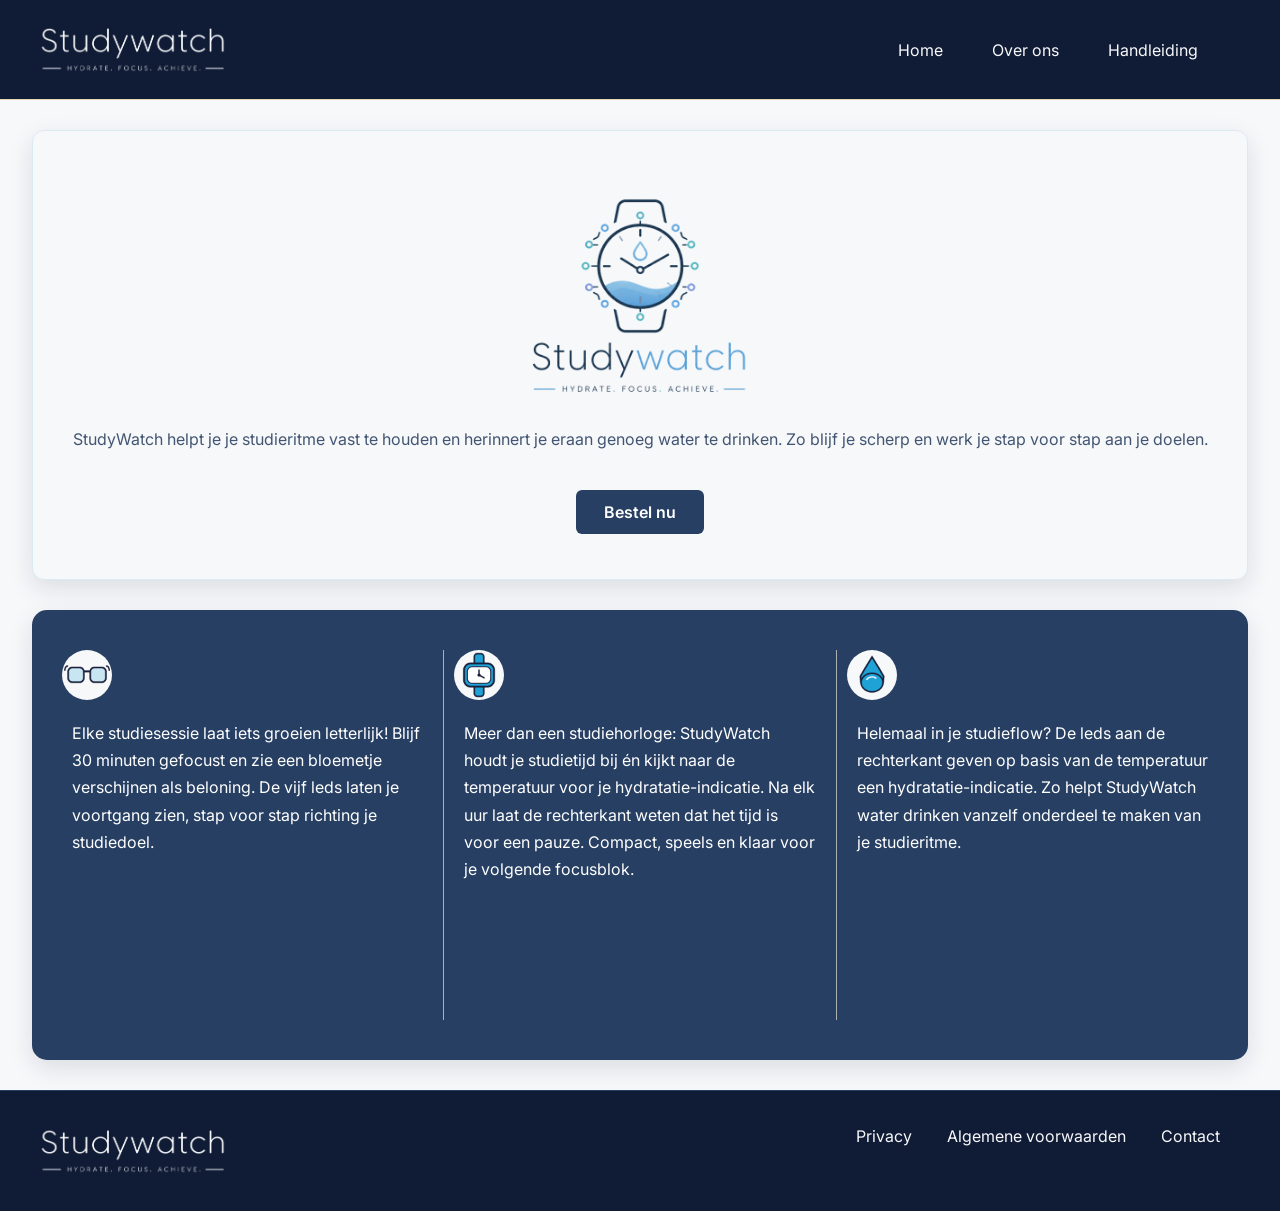
<file: index.html>
<!DOCTYPE html>
<html lang="en">

<head>
    <meta charset="UTF-8">
    <meta name="viewport" content="width=device-width, initial-scale=1.0">
    <title>Study Watch</title>
    <link rel="stylesheet" href="css/style.css">
</head>

<body>
    <nav>

        <img class="logo-nav" src="images/tudy (4).png" alt="De logo van Study Watch">

        <div class="nav-links">
            <a href="index.html">Home</a>
            <a href="#">Over ons</a>
            <a href="handleiding.html">Handleiding</a>
        </div>
    </nav>

    <header>
        <img class="logo-header" src="images/tudy (3).png" alt="De logo van Study Watch">

        <p>StudyWatch helpt je je studieritme vast te houden en herinnert je eraan genoeg water te drinken. Zo blijf je
            scherp en werk je stap voor stap aan je doelen.</p>

        <a href="#">Bestel nu</a>
    </header>

    <section class="information">
        <article class="nummer1">
            <div class="sticker1">
                <img class="sticker" src="images/sticker_glasses.png" alt="Study glasses sticker">
            </div>
            <div>
                <p>Elke studiesessie laat iets groeien letterlijk! Blijf 30 minuten gefocust en zie een bloemetje
                    verschijnen als beloning. De vijf leds laten je voortgang zien, stap voor stap richting je
                    studiedoel.</p>
            </div>
        </article>

        <article class="nummer1">
            <div class="sticker1">
                <img class="sticker" src="images/sticker_watch.png" alt="Watch sticker">
            </div>
            <div>
                <p>Meer dan een studiehorloge: StudyWatch houdt je studietijd bij én kijkt naar de temperatuur voor je
                    hydratatie-indicatie. Na elk uur laat de rechterkant weten dat het tijd is voor een pauze. Compact,
                    speels en klaar voor je volgende focusblok.</p>
            </div>
        </article>

        <article class="nummer2">
            <div class="sticker1">
                <img class="sticker" src="images/sticker_water.png" alt="Hydrate sticker">
            </div>
            <div>
                <p>Helemaal in je studieflow? De leds aan de rechterkant geven op basis van de temperatuur een
                    hydratatie-indicatie. Zo helpt StudyWatch water drinken vanzelf onderdeel te maken van je
                    studieritme.</p>
            </div>
        </article>

    </section>

</body>

<footer>
    <img class="logo-footer" src="images/tudy (4).png" alt="De logo van Study Watch">

    <div class="footer-links">
        <a href="#">Privacy</a>
        <a href="#">Algemene voorwaarden</a>
        <a href="#">Contact</a>
    </div>

</footer>


</html>
</file>
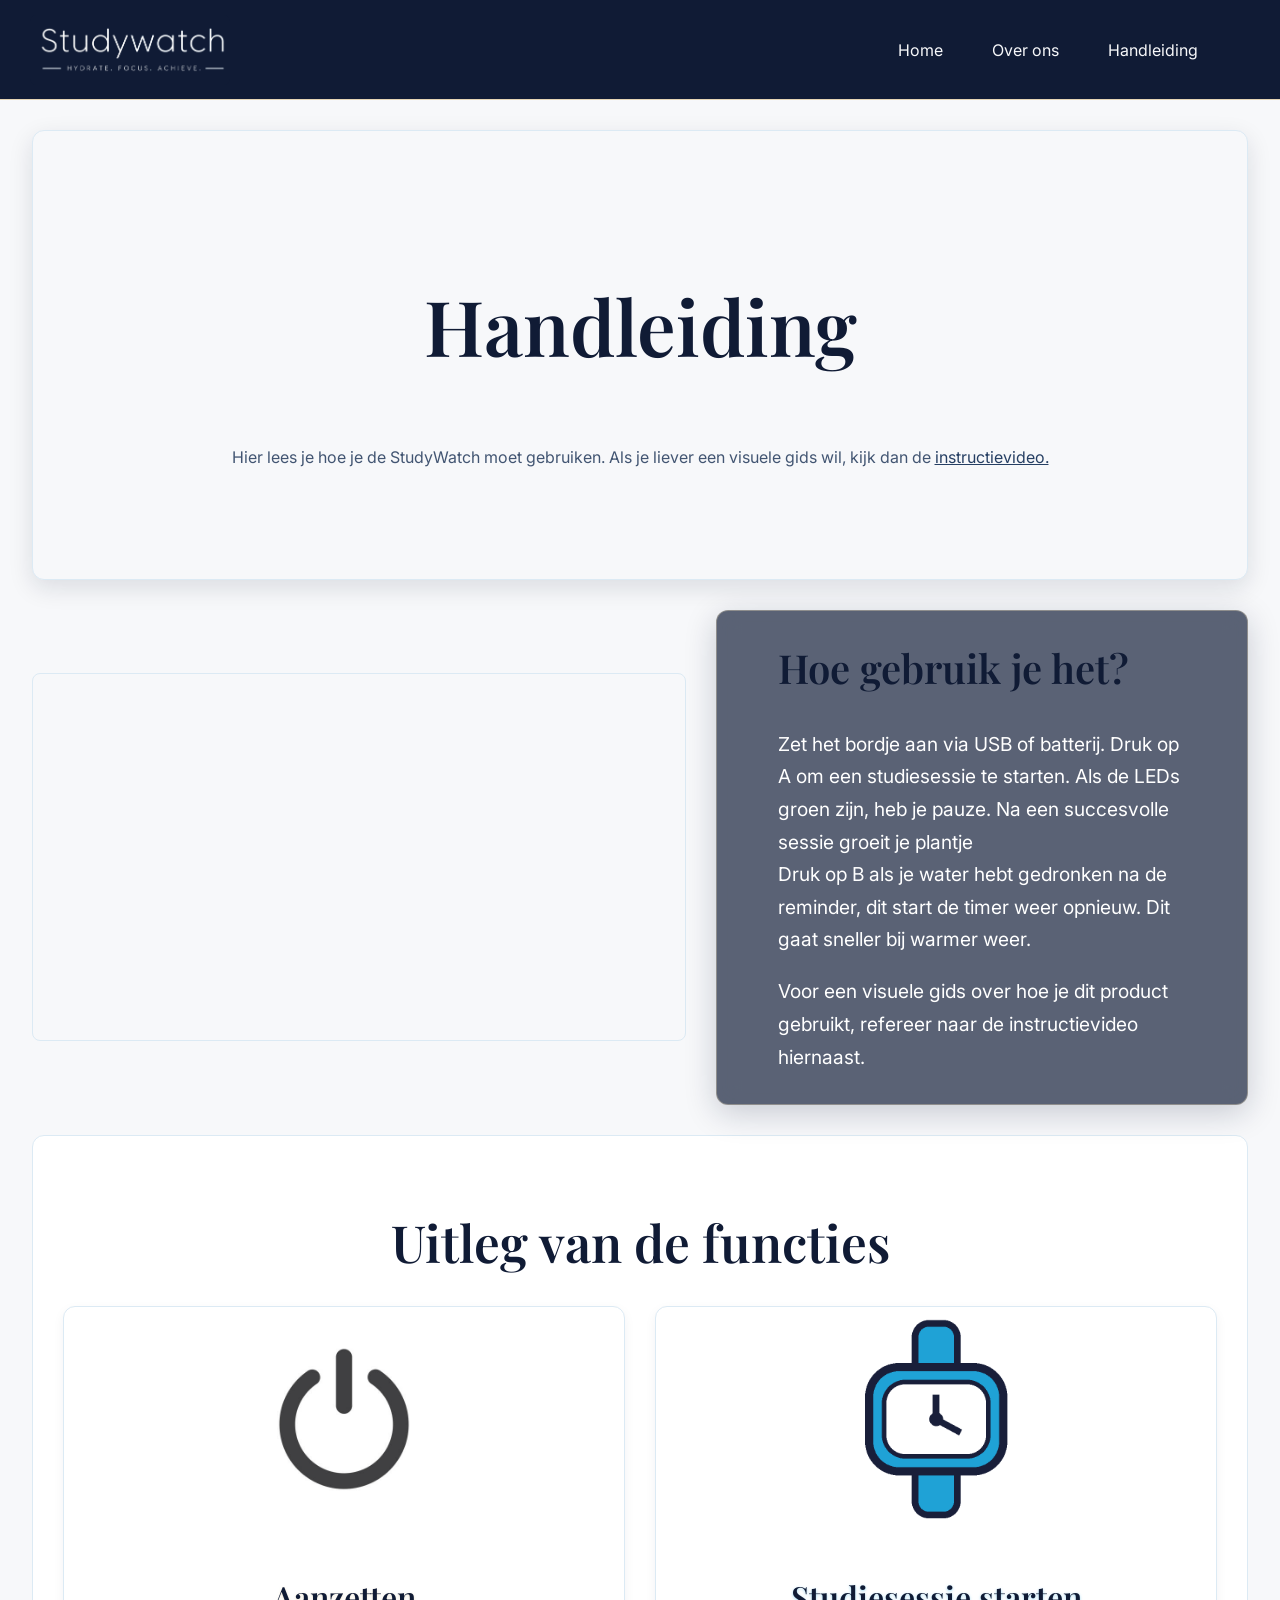
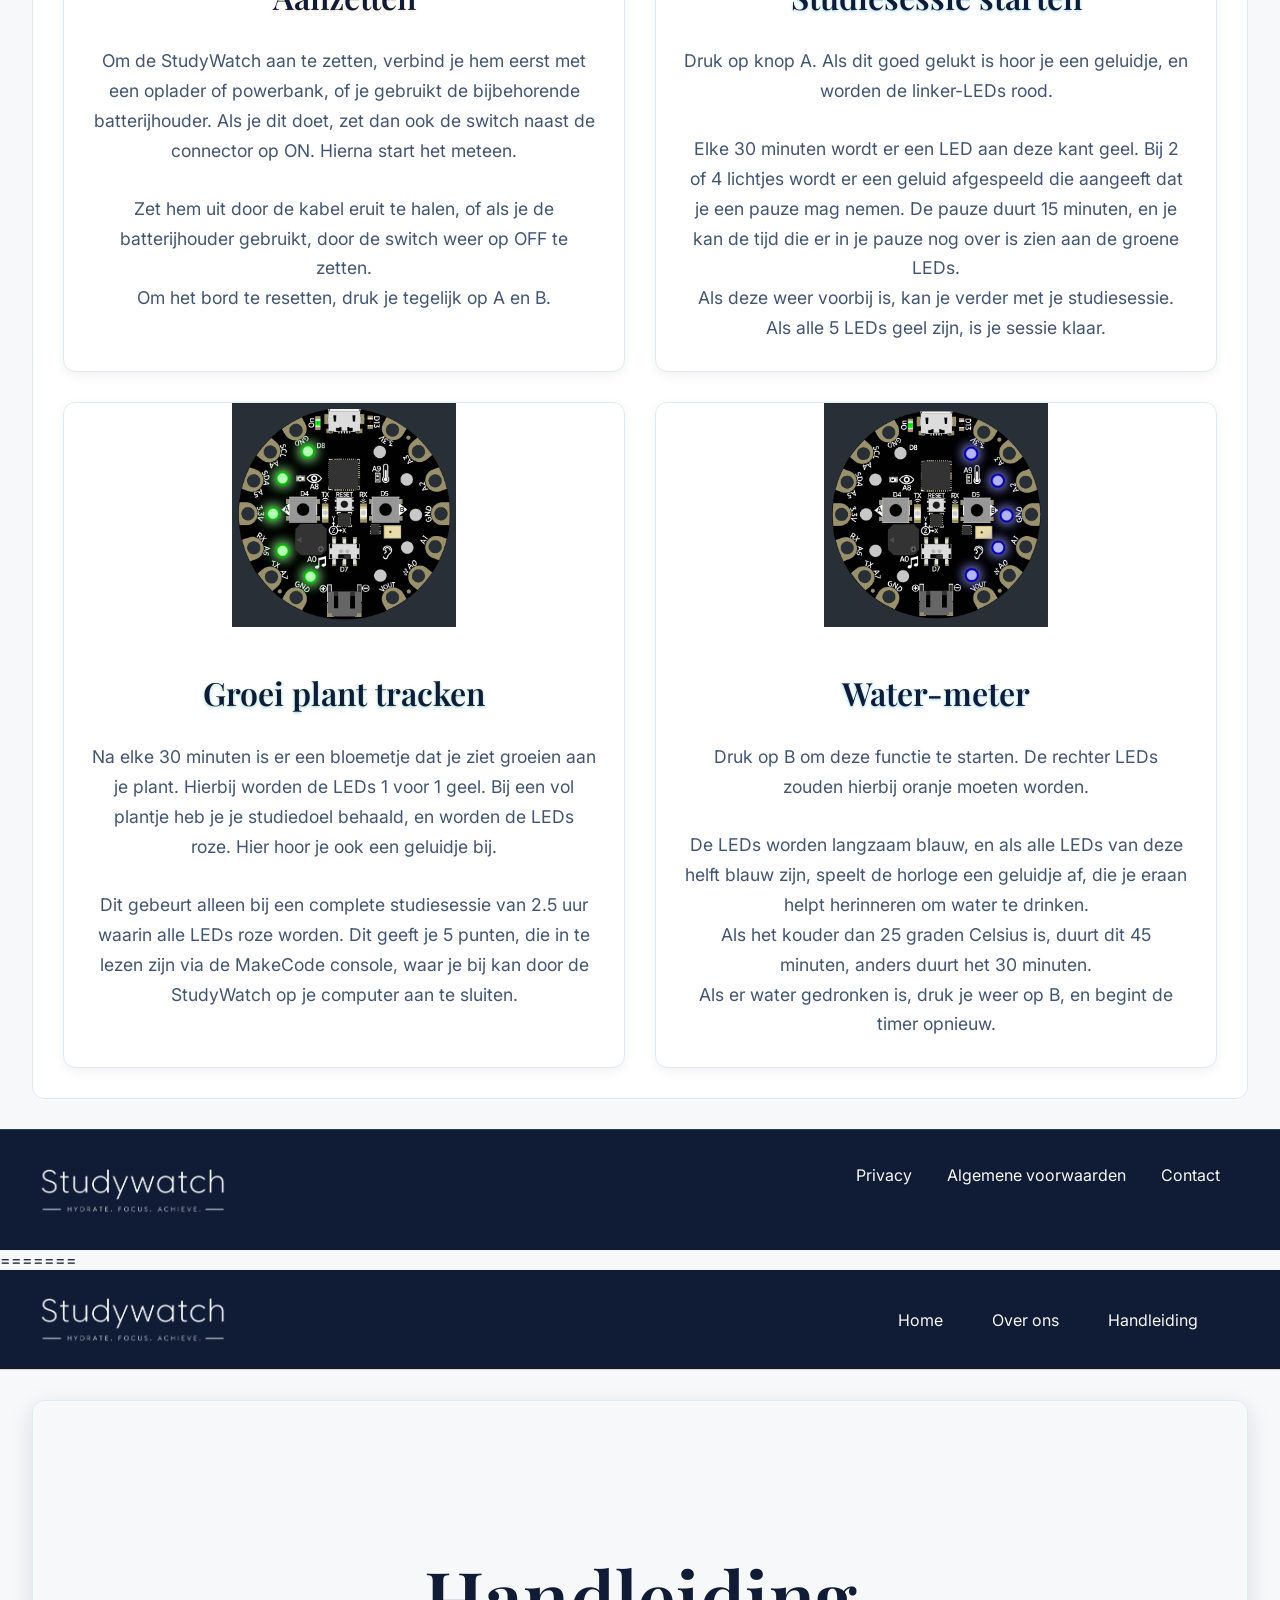
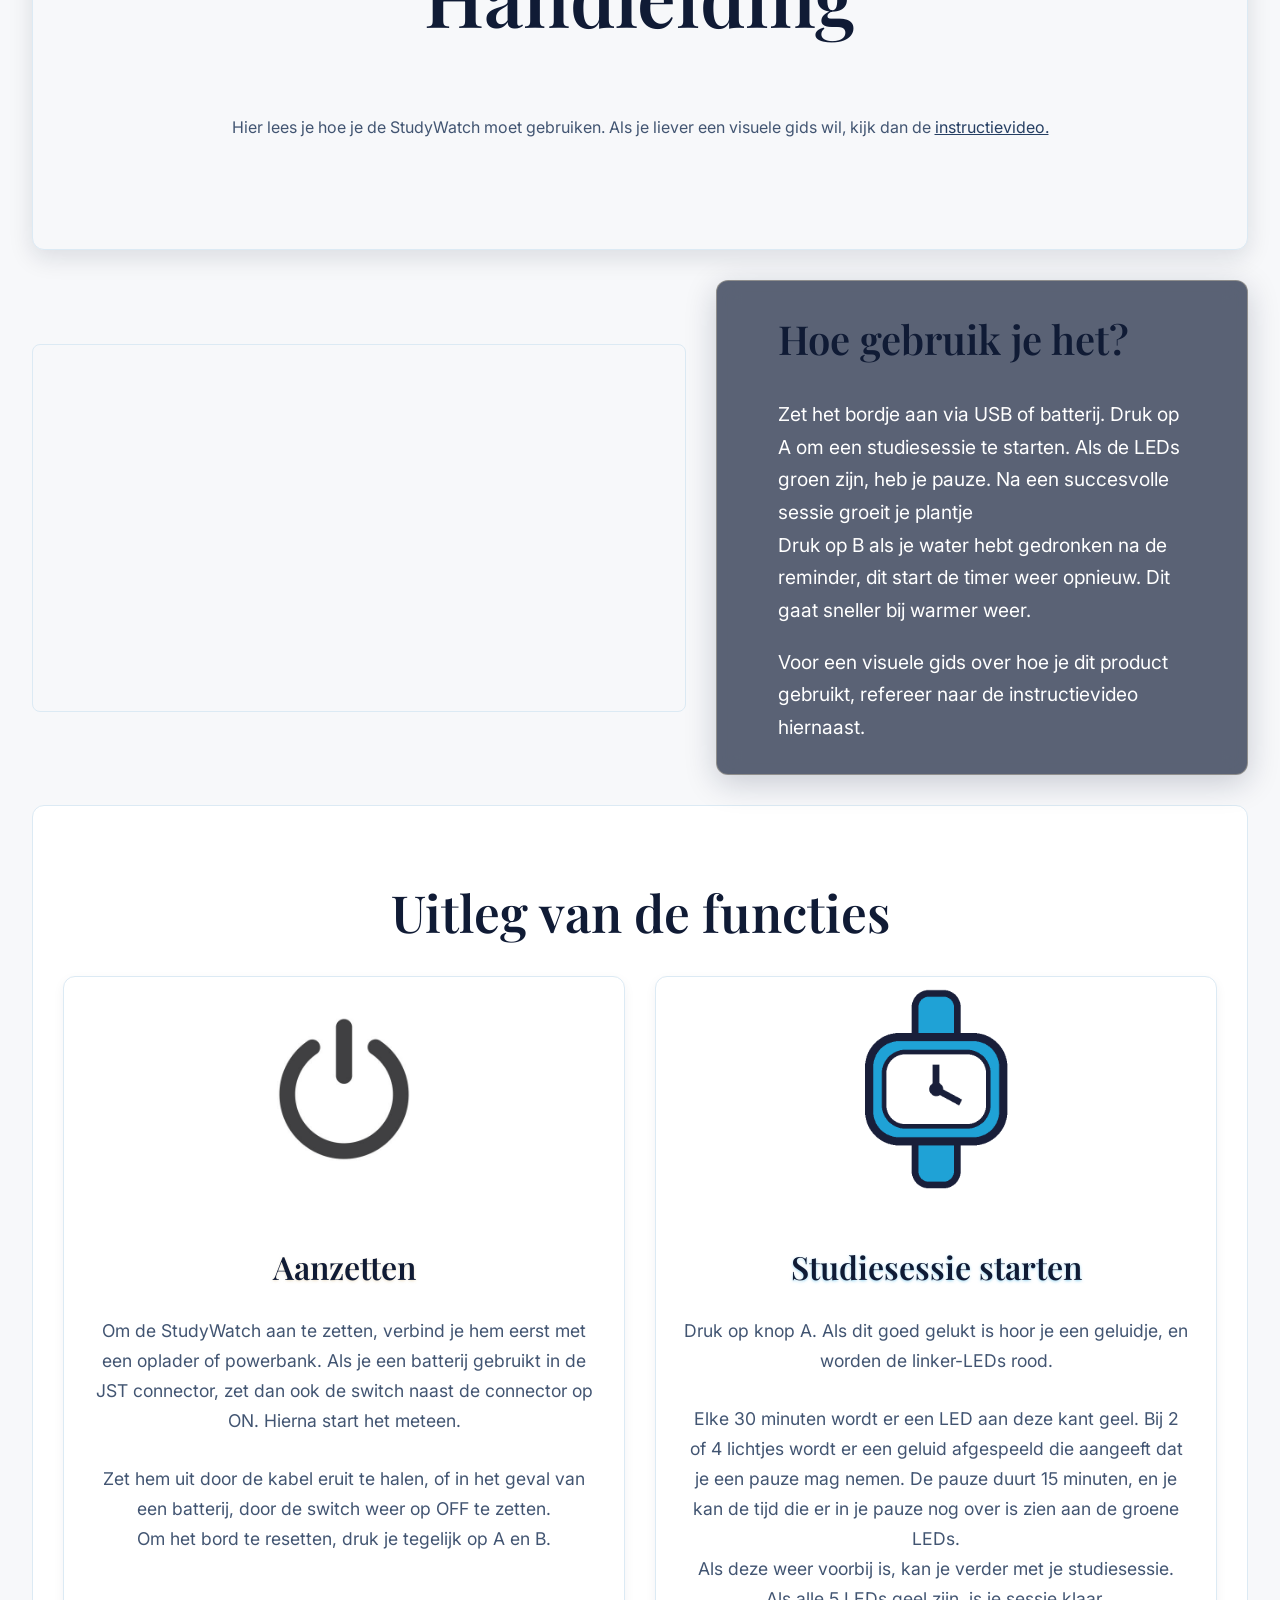
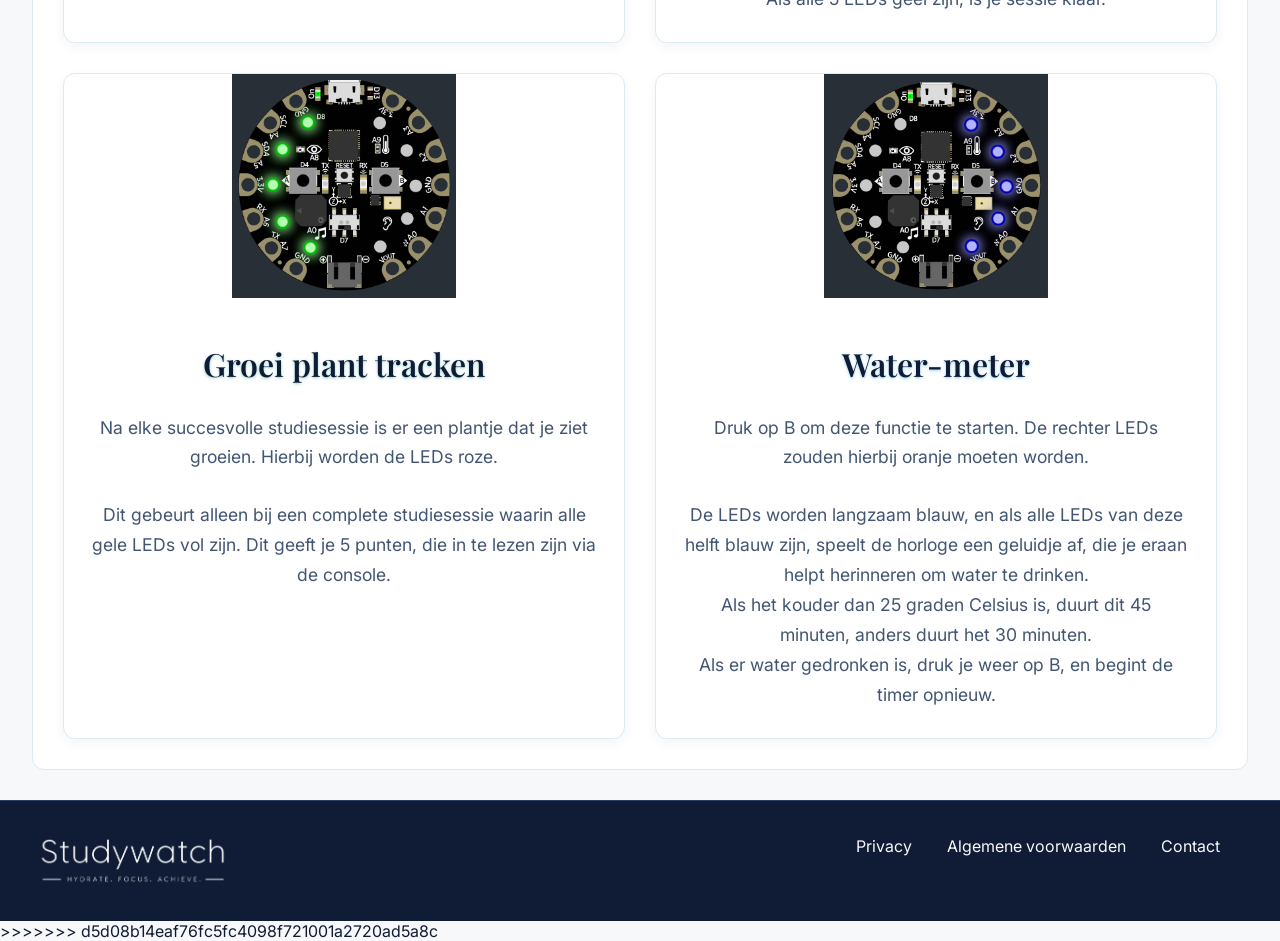
<file: handleiding.html>
<!DOCTYPE html>
<html lang="en">

<head>
    <meta charset="UTF-8">
    <meta name="viewport" content="width=device-width, initial-scale=1.0">
    <title>Handleiding</title>
    <link rel="stylesheet" href="css/style.css">
    <link rel="preconnect" href="https://fonts.googleapis.com">
    <link rel="preconnect" href="https://fonts.gstatic.com" crossorigin>
    <link
        href="https://fonts.googleapis.com/css2?family=Fraunces:ital,opsz,wght@0,9..144,100..900;1,9..144,100..900&family=Work+Sans:ital,wght@0,100..900;1,100..900&display=swap"
        rel="stylesheet">
</head>

<body>

    <nav>

        <img class="logo-nav" src="images/tudy (4).png" alt="De logo van Study Watch">

        <div class="nav-links">
            <a href="index.html">Home</a>
            <a href="#">Over ons</a>
            <a href="handleiding.html">Handleiding</a>
        </div>
    </nav>

    <header>
        <h1 class="header-big"> Handleiding </h1>
        <p id="instructie-header-text">Hier lees je hoe je de StudyWatch moet gebruiken. Als je liever een visuele
            gids
            wil, kijk dan de <a href="https://www.youtube.com/watch?v=VZjXvzYrN5I">instructievideo.</a> </p>
    </header>

    <main id="handleiding-main">
        <iframe src="https://www.youtube.com/embed/VZjXvzYrN5I" title="StudyWatch-instructievideo" width="560"
            height="315" frameborder="0"
            allow="accelerometer; autoplay; clipboard-write; encrypted-media; gyroscope; picture-in-picture; web-share"
            referrerpolicy="strict-origin-when-cross-origin" allowfullscreen>
        </iframe>
        <div id="instructie-text">
            <h2>Hoe gebruik je het? </h2>
            <p>
                Zet het bordje aan via USB of batterij. Druk op A om een studiesessie te starten. Als de LEDs groen
                zijn, heb je pauze. Na een succesvolle sessie groeit je plantje <br>Druk op B als je water hebt
                gedronken na de reminder, dit start de timer weer opnieuw. Dit gaat sneller bij warmer weer.
            </p>
            <p>
                Voor een visuele gids over hoe je dit product gebruikt, refereer naar de instructievideo hiernaast.
            </p>
        </div>
    </main>

    <div id="functies">
        <h2>
            Uitleg van de functies
        </h2>
        <div class="card-row">
            <article class="functie-card">
                <img src="./images/placeholder-switch.jpg">
                <h3 id="turnon">
                    Aanzetten
                </h3>
                <p>
                    Om de StudyWatch aan te zetten, verbind je hem eerst met een oplader of powerbank, of je
                    gebruikt de
                    bijbehorende batterijhouder. Als je dit doet, zet dan ook de switch naast de connector op ON.
                    Hierna start het meteen.
                </p>
                <p>
                    Zet hem uit door de kabel eruit te halen, of als je de batterijhouder gebruikt, door de switch
                    weer
                    op
                    OFF te zetten. <br> Om het bord te resetten, druk je tegelijk op A en B.
                </p>
            </article>
            <article class="functie-card">
                <img src="./images/sticker_watch.png">
                <h3 id="studysession">
                    Studiesessie starten
                </h3>
                <p>
                    Druk op knop A. Als dit goed gelukt is hoor je een geluidje, en worden de linker-LEDs rood.
                </p>
                <p>
                    Elke 30 minuten wordt er een LED aan deze kant geel. Bij 2 of 4 lichtjes wordt er een geluid
                    afgespeeld die aangeeft dat je een pauze mag nemen.
                    De pauze duurt 15 minuten, en je kan de tijd die er in je pauze nog over is zien aan de groene
                    LEDs.<br>
                    Als deze weer voorbij is, kan je verder met je studiesessie. Als alle 5 LEDs geel zijn, is je
                    sessie
                    klaar.
                </p>
            </article>
        </div>
        <div class="card-row">
            <article class="functie-card">
                <img src="./images/placeholder-growth.png">
                <h3 id="plantgrow">
                    Groei plant tracken
                </h3>
                <p>
                    Na elke 30 minuten is er een bloemetje dat je ziet groeien aan je plant. Hierbij worden de LEDs
                    1 voor 1 geel. Bij een vol plantje heb je je studiedoel behaald, en worden de LEDs roze. Hier
                    hoor
                    je ook een geluidje bij.
                </p>
                <p>
                    Dit gebeurt alleen bij een complete studiesessie van 2.5 uur waarin alle LEDs roze worden. Dit
                    geeft
                    je 5
                    punten, die in te lezen zijn via de MakeCode console, waar je bij kan door de StudyWatch op je
                    computer aan te sluiten.
                </p>
            </article>
            <article class="functie-card">
                <img src="./images/placeholder-water.png">
                <h3 id="watermeter">
                    Water-meter
                </h3>
                <p>
                    Druk op B om deze functie te starten. De rechter LEDs zouden hierbij oranje moeten worden.
                </p>
                <p>
                    De LEDs worden langzaam blauw, en als alle LEDs van deze helft blauw zijn, speelt de horloge een
                    geluidje af, die je eraan helpt herinneren
                    om water te drinken.<br>
                    Als het kouder dan 25 graden Celsius is, duurt dit 45 minuten, anders duurt het 30 minuten.<br>
                    Als er water gedronken is, druk je weer op B, en begint de timer opnieuw.
                </p>
            </article>
        </div>
    </div>
</body>

<footer>
    <img class="logo-footer" src="images/tudy (4).png" alt="De logo van Study Watch">

    <div class="footer-links">
        <a href="#">Privacy</a>
        <a href="#">Algemene voorwaarden</a>
        <a href="#">Contact</a>
    </div>
</footer>


=======
<!DOCTYPE html>
<html lang="en">

<head>
    <meta charset="UTF-8">
    <meta name="viewport" content="width=device-width, initial-scale=1.0">
    <title>Handleiding</title>
    <link rel="stylesheet" href="css/style.css">
    <link rel="preconnect" href="https://fonts.googleapis.com">
    <link rel="preconnect" href="https://fonts.gstatic.com" crossorigin>
    <link
        href="https://fonts.googleapis.com/css2?family=Fraunces:ital,opsz,wght@0,9..144,100..900;1,9..144,100..900&family=Work+Sans:ital,wght@0,100..900;1,100..900&display=swap"
        rel="stylesheet">
</head>

<body>

    <nav>

        <img class="logo-nav" src="images/tudy (4).png" alt="De logo van Study Watch">

        <div class="nav-links">
            <a href="index.html">Home</a>
            <a href="#">Over ons</a>
            <a href="handleiding.html">Handleiding</a>
        </div>
    </nav>

    <header>
        <h1 class="header-big"> Handleiding </h1>
        <p id="instructie-header-text">Hier lees je hoe je de StudyWatch moet gebruiken. Als je liever een visuele
            gids
            wil, kijk dan de <a href="https://www.youtube.com/watch?v=VZjXvzYrN5I">instructievideo.</a> </p>
    </header>

    <main id="handleiding-main">
        <iframe src="https://www.youtube.com/embed/VZjXvzYrN5I" title="StudyWatch-instructievideo" width="560"
            height="315" frameborder="0"
            allow="accelerometer; autoplay; clipboard-write; encrypted-media; gyroscope; picture-in-picture; web-share"
            referrerpolicy="strict-origin-when-cross-origin" allowfullscreen>
        </iframe>
        <div id="instructie-text">
            <h2>Hoe gebruik je het? </h2>
            <p>
                Zet het bordje aan via USB of batterij. Druk op A om een studiesessie te starten. Als de LEDs groen
                zijn, heb je pauze. Na een succesvolle sessie groeit je plantje <br>Druk op B als je water hebt
                gedronken na de reminder, dit start de timer weer opnieuw. Dit gaat sneller bij warmer weer.
            </p>
            <p>
                Voor een visuele gids over hoe je dit product gebruikt, refereer naar de instructievideo hiernaast.
            </p>
        </div>
    </main>

    <div id="functies">
        <h2>
            Uitleg van de functies
        </h2>
        <div class="card-row">
            <article class="functie-card">
                <img src="./images/placeholder-switch.jpg">
                <h3 id="turnon">
                    Aanzetten
                </h3>
                <p>
                    Om de StudyWatch aan te zetten, verbind je hem eerst met een oplader of powerbank. Als je een
                    batterij gebruikt in de JST connector, zet dan ook de switch naast de connector op ON.
                    Hierna start het meteen.
                </p>
                <p>
                    Zet hem uit door de kabel eruit te halen, of in het geval van een batterij, door de switch weer
                    op
                    OFF te zetten. <br> Om het bord te resetten, druk je tegelijk op A en B.
                </p>
            </article>
            <article class="functie-card">
                <img src="./images/sticker_watch.png">
                <h3 id="studysession">
                    Studiesessie starten
                </h3>
                <p>
                    Druk op knop A. Als dit goed gelukt is hoor je een geluidje, en worden de linker-LEDs rood.
                </p>
                <p>
                    Elke 30 minuten wordt er een LED aan deze kant geel. Bij 2 of 4 lichtjes wordt er een geluid
                    afgespeeld die aangeeft dat je een pauze mag nemen.
                    De pauze duurt 15 minuten, en je kan de tijd die er in je pauze nog over is zien aan de groene
                    LEDs.<br>
                    Als deze weer voorbij is, kan je verder met je studiesessie. Als alle 5 LEDs geel zijn, is je
                    sessie
                    klaar.
                </p>
            </article>
        </div>
        <div class="card-row">
            <article class="functie-card">
                <img src="./images/placeholder-growth.png">
                <h3 id="plantgrow">
                    Groei plant tracken
                </h3>
                <p>
                    Na elke succesvolle studiesessie is er een plantje dat je ziet groeien. Hierbij worden de LEDs
                    roze.
                </p>
                <p>
                    Dit gebeurt alleen bij een complete studiesessie waarin alle gele LEDs vol zijn. Dit geeft je 5
                    punten, die in te lezen zijn via de console.
                </p>
            </article>
            <article class="functie-card">
                <img src="./images/placeholder-water.png">
                <h3 id="watermeter">
                    Water-meter
                </h3>
                <p>
                    Druk op B om deze functie te starten. De rechter LEDs zouden hierbij oranje moeten worden.
                </p>
                <p>
                    De LEDs worden langzaam blauw, en als alle LEDs van deze helft blauw zijn, speelt de horloge een
                    geluidje af, die je eraan helpt herinneren
                    om water te drinken.<br>
                    Als het kouder dan 25 graden Celsius is, duurt dit 45 minuten, anders duurt het 30 minuten.<br>
                    Als er water gedronken is, druk je weer op B, en begint de timer opnieuw.
                </p>
            </article>
        </div>
    </div>
</body>

<footer>
    <img class="logo-footer" src="images/tudy (4).png" alt="De logo van Study Watch">

    <div class="footer-links">
        <a href="#">Privacy</a>
        <a href="#">Algemene voorwaarden</a>
        <a href="#">Contact</a>
    </div>
</footer>


>>>>>>> d5d08b14eaf76fc5fc4098f721001a2720ad5a8c

</html>
</file>
<file: css/style.css>
/* FONTS */
@import url('https://fonts.googleapis.com/css2?family=Inter:wght@400;500;600;700&family=Playfair+Display:wght@400;500;600;700&display=swap');


/* COLORS & FONTS */
:root {
    --color-primary: #101B35;
    --color-secondary: #263F63;
    --color-accent: #E5D5B5;
    --color-accent-hover: #D4C19A;

    --color-background: #F7F8FA;
    --color-surface: #FFFFFF;
    --color-surface-blue: #101B35;
    --color-dark-background: #101B35;
    --color-black: #101B35;

    --color-bg-nav-footer: #101B35;
    --color-nav-text: #F7F8FA;
    --color-nav-hover: #55B9E8;

    --color-bg-header: #F7F8FA;
    --color-header-text: #101B35;

    --color-text: #101B35;
    --color-text-primary: #101B35;
    --color-text-secondary: #425572;
    --color-text-muted: #718097;
    --color-text-light: #F7F8FA;
    --color-text-accent: #8A744F;
    --color-text-on-dark: #FFFFFF;

    --color-link: #263F63;
    --color-link-hover: #55B9E8;

    --color-button: #263F63;
    --color-button-text: #FFFFFF;
    --color-button-hover: #55B9E8;
    --color-button-accent: #E5D5B5;
    --color-button-accent-text: #101B35;

    --color-border: #DCEAF4;
    --color-border-dark: #263F63;
    --color-divider: rgba(38, 63, 99, 0.24);
    --color-silver: #C4D0DC;
    --color-platinum: #EFF3F7;
    --color-ice-blue: #55B9E8;

    --color-burgundy: #775B69;
    --color-emerald: #38AFA7;
    --color-lavender: #8797B1;
    --color-dusty-rose: #C7AFA7;

    --color-footer-bg: #101B35;
    --color-footer-text: #F7F8FA;
    --color-footer-muted: #C4D0DC;
    --color-footer-hover: #55B9E8;

    --font-heading: "Playfair Display", serif;
    --font-body: "Inter", sans-serif;

    --color-shadow: rgba(16, 27, 53, 0.12);
    --color-shadow-soft: rgba(16, 27, 53, 0.05);
    --color-shadow-raised: rgba(16, 27, 53, 0.2);
    --color-overlay: rgba(16, 27, 53, 0.68);
    --color-overlay-border: rgba(229, 213, 181, 0.38);
    --color-feature-study: rgba(229, 213, 181, 0.7);
    --color-feature-session: rgba(85, 185, 232, 0.6);
    --color-feature-growth: rgba(56, 175, 167, 0.6);
    --color-feature-water: rgba(85, 185, 232, 0.7);
}


/* GENERAL */
* {
    box-sizing: border-box;
}

html {
    scroll-behavior: smooth;
}

body {
    margin: 0;
    background-color: var(--color-background);
    color: var(--color-text);
    font-family: var(--font-body);
    font-weight: 400;
}

h1,
h2,
h3,
h4,
h5,
h6 {
    color: var(--color-text-primary);
    font-family: var(--font-heading);
    font-weight: 600;
}

p {
    color: var(--color-text-secondary);
    font-family: var(--font-body);
    font-size: 1em;
    font-weight: 400;
    line-height: 1.7;
}

a {
    color: var(--color-link);
    transition: color 0.3s ease;
}

a:hover {
    color: var(--color-link-hover);
}


/* BACKGROUND */
.page-bg {
    position: fixed;
    inset: 0;
    width: 100%;
    height: 100%;
    object-fit: cover;
    z-index: -1;
    filter: blur(0.5px);
}


/* NAVIGATION */
nav {
    min-height: 100px;
    display: flex;
    gap: 30px;
    justify-content: space-between;
    align-items: center;
    padding: 10px 30px;
    background-color: var(--color-bg-nav-footer);
    color: var(--color-nav-text);
    border-bottom: 1px solid var(--color-accent);
    position: sticky;
    top: 0;
    z-index: 1;
}

.logo,
.logo-nav,
.logo-footer {
    flex: 0 0 auto;
    height: auto;
    margin-left: 1vw;
    transition: transform 0.2s ease;
}

.logo-nav {
    width: 200px;
    height: 70px;
    flex-basis: 200px;
    padding: 4px;
    margin: 0;
    object-fit: contain;
    background-color: var(--color-surface-blue);
    border-radius: 6px;
}

.logo-header {
    display: block;
    width: min(500px, 90%);
    height: 450px;
    margin: -100px auto;
    object-fit: contain;
}

.logo-header+p {
    display: flex;
    justify-content: center;
    margin-top: 0;
}

.nav-links {
    display: flex;
    align-items: center;
    gap: 25px;
    margin-right: 40px;
}

.nav-links a {
    position: relative;
    display: inline-block;
    padding: 10px 12px;
    color: var(--color-nav-text);
    text-decoration: none;
    transition: color 0.3s ease;
}

.nav-links a:hover {
    color: var(--color-nav-hover);
}

.nav-links a::before {
    content: "";
    position: absolute;
    left: 0;
    bottom: 4px;
    width: 100%;
    height: 2px;
    background-color: var(--color-nav-hover);
    transform: scaleX(0);
    transform-origin: left;
    transition: transform 0.3s ease;
}

.nav-links a:hover::before {
    transform: scaleX(1);
}


/* HEADER */
header {
    min-height: 50vh;
    max-height: 65vh;
    display: flex;
    flex-direction: column;
    justify-content: center;
    align-items: center;
    padding: 30px;
    border: 1px solid var(--color-border);
    border-radius: 12px;
    background-color: var(--color-bg-header);
    box-shadow: 0 8px 24px var(--color-shadow);
    text-align: center;
    animation: fade-in 2s ease-out both;
}

header,
#handleiding-main,
#functies {
    width: 100%;
    max-width: 95vw;
    margin: 30px auto 0;
}

header h1,
header h2,
header h3 {
    color: var(--color-header-text);
}

.header-big {
    color: var(--color-primary);
    font-family: var(--font-heading);
    font-size: clamp(2.5rem, 6vw, 5rem);
    animation: fade-in 1s ease-out;
}

header a {
    display: inline-block;
    justify-content: center;
    margin-top: 20px;
    padding: 12px 28px;
    border-radius: 6px;
    background-color: var(--color-button);
    color: var(--color-button-text);
    font-family: var(--font-body);
    font-weight: 600;
    text-decoration: none;
    transition:
        background-color 0.3s ease,
        color 0.3s ease,
        transform 0.3s ease;
}

header a:hover {
    transform: translateY(-2px);
    background-color: var(--color-button-hover);
    color: var(--color-primary);
}


/* FOOTER */
footer {
    min-height: 5vh;
    margin-top: 30px;
    padding: 25px 30px;
    border-top: 1px solid var(--color-border-dark);
    background-color: var(--color-footer-bg);
    color: var(--color-footer-text);
    text-align: left;
}

footer p {
    color: var(--color-footer-muted);
}

footer h2,
footer h3,
footer h4 {
    color: var(--color-footer-text);
}

.logo-footer {
    display: inline-block;
    width: 200px;
    height: 70px;
    padding: 4px;
    margin: 0;
    object-fit: contain;
    vertical-align: middle;
    background-color: var(--color-surface-blue);
    border-radius: 6px;
}

.footer-links {
    display: flex;
    float: right;
    gap: 15px;
    margin-right: 20px;
}

.footer-links a {
    padding: 10px;
    color: var(--color-footer-text);
    text-decoration: none;
    transition: color 0.3s ease;
}

.footer-links a:hover {
    color: var(--color-footer-hover);
}


/* HANDLEIDING */
#instructie-text {
    display: flex;
    flex: 1 1 30%;
    flex-direction: column;
    align-self: center;
    margin: 0;
    padding: 2.5% 5%;
    border: 1px solid var(--color-overlay-border);
    border-radius: 12px;
    background: var(--color-overlay);
    box-shadow: 0 8px 32px var(--color-shadow-raised);
    color: var(--color-text-light);
    backdrop-filter: blur(12px);
    animation: fade-in 2s ease-out both;
}

#instructie-text h2 {
    margin-top: 0;
}

#instructie-text h2,
#instructie-text h3 {
    color: var(--color-header-text);
}

#instructie-text p {
    color: var(--color-text-on-dark);
}

#instructie-text p:last-child {
    margin-bottom: 0;
}

iframe {
    flex: 1 1 40%;
    min-width: 0;
    max-width: 100%;
    height: auto;
    aspect-ratio: 16 / 9;
    align-self: center;
    margin: 0;
    border: 1px solid var(--color-border);
    border-radius: 8px;
}

#instructie-header-text a {
    display: inline;
    background-color: transparent;
    color: var(--color-link);
    padding: 0;
    margin-top: 0;
    border-radius: 0;
    font-weight: inherit;
    text-decoration: underline;
}

#instructie-header-text a:hover {
    background-color: transparent;
    color: var(--color-link-hover);
    transform: none;
}

#handleiding-main {
    display: flex;
    flex-wrap: wrap;
    align-items: center;
    gap: 30px;
}

#handleiding-main h2 {
    color: var(--color-primary);
    font-size: 2.5em;
}

#handleiding-main p {
    margin-top: 0;
    font-size: 1.2em;
}


/* FUNCTIONS */
#functies {
    min-height: 65vh;
    display: flex;
    flex-direction: column;
    justify-content: center;
    align-items: center;
    padding: 30px;
    border: 1px solid var(--color-border);
    border-radius: 12px;
    background-color: var(--color-surface);
    text-align: center;
}

#functies h2 {
    margin-bottom: 0;
    color: var(--color-primary);
    font-size: clamp(2rem, 4vw, 3.5rem);
}


/* FEATURES COLORS */
#turnon {
    text-shadow: 0 1px 3px var(--color-feature-study);
}

#studysession {
    text-shadow: 0 1px 3px var(--color-feature-session);
}

#plantgrow {
    text-shadow: 0 1px 3px var(--color-feature-growth);
}

#watermeter {
    text-shadow: 0 1px 3px var(--color-feature-water);
}

.card-row {
    width: 100%;
    display: flex;
    flex-direction: row;
    justify-content: center;
    gap: 30px;
    margin-top: 30px;
}

.functie-card {
    min-height: 100%;
    display: flex;
    flex: 1 1 0;
    flex-direction: column;
    max-width: none;
    margin: 0;
    overflow: hidden;
    border: 1px solid var(--color-border);
    border-radius: 12px;
    background-color: var(--color-surface);
    color: var(--color-text-primary);
    box-shadow: 0 4px 12px var(--color-shadow-soft);
    cursor: pointer;
    transition:
        transform 0.3s ease,
        box-shadow 0.3s ease,
        border-color 0.3s ease;
}

.functie-card:hover {
    transform: translateY(-5px);
    border-color: var(--color-accent);
    box-shadow: 0 10px 25px var(--color-shadow);
}

.functie-card h3 {
    margin: 5% 5%;
    color: var(--color-primary);
    font-size: 2em;
}

.functie-card p {
    margin: 0 5% 5%;
    color: var(--color-text-secondary);
    font-size: 1.1em;
}

.functie-card img {
    width: 40%;
    height: auto;
    margin-bottom: 1rem;
    aspect-ratio: 1/1;
    object-fit: cover;
    object-position: top;
    align-self: center;
}


/* INFORMATION */
.information {
    width: 100%;
    max-width: 95vw;
    min-height: 50vh;
    display: flex;
    flex: 1;
    flex-direction: row;
    justify-content: center;
    margin: 30px auto 0;
    padding: 20px;
    border-radius: 15px;
    background-color: var(--color-secondary);
    box-shadow: 0 8px 24px var(--color-shadow);
    opacity: 0.95;
    animation: fade-in 2s ease-out both;
}

.information p {
    color: var(--color-text-on-dark);
}

.nummer1,
.nummer2 {
    display: flex;
    flex: 1;
    gap: 20px;
    margin: 20px 0;
    flex-direction: column;

}

.nummer1 p {
    display: flex;
    margin: 0 20px;
}


.nummer2 p {
    display: flex;
    margin: 0 20px;

}


.nummer1 {
    border-right: 0.5px solid rgb(175, 175, 175);
}

.nummer1 .nummer2 .image div {
    background-color: var(--color-accent);
}

.sticker {
    width: 50px;
    height: 50px;
    display: flex;
    justify-content: center;
    margin: 0 10px;
    border-radius: 50%;
    background-color: var(--color-background);
}




/* ANIMATIONS */
@keyframes fade-in {
    from {
        opacity: 0;
        translate: 0 20px;
    }

    to {
        opacity: 1;
        translate: 0 0;
    }
}


/* RESPONSIVE */
@media (max-width: 768px) {
    nav {
        min-height: 80px;
        flex-wrap: wrap;
        gap: 10px;
        padding: 15px 20px;
    }

    .logo-nav {
        width: 190px;
        height: 58px;
        flex-basis: 190px;
    }

    .nav-links {
        flex-wrap: wrap;
        gap: 8px;
        margin-right: 0;
    }

    .footer-links {
        float: none;
        flex-wrap: wrap;
        gap: 8px;
        margin: 10px 0 0;
    }

    .logo-footer {
        width: 190px;
        height: 58px;
    }

    header {
        max-width: 92vw;
        min-height: 40vh;
        max-height: none;
        padding: 25px 15px;
    }

    #functies {
        max-width: 92vw;
        padding: 20px;
    }

    .card-row {
        display: grid;
        grid-template-columns: 1fr;
        align-items: start;
        gap: 15px;
    }

    .functie-card {
        width: 100%;
        min-height: 0;
        max-width: 100%;
        margin: 0;
    }

    #handleiding-main {
        flex-direction: column;
        align-items: stretch;
    }

    #handleiding-main h2 {
        font-size: 2em;
    }

    #handleiding-main p {
        font-size: 1.05em;
    }

    #instructie-text {
        flex: none;
        margin: 15px 0;
        padding: 20px;
    }

    iframe {
        width: 100%;
        flex: none;
        margin: 15px 0;
    }

    #instructie-header-text a {
        background-color: none;
    }

    header,
    .information,
    #handleiding-main,
    #functies {
        max-width: 92vw;
    }

    /* FONTS */
    @import url('https://fonts.googleapis.com/css2?family=Inter:wght@400;500;600;700&family=Playfair+Display:wght@400;500;600;700&display=swap');


    /* COLORS & FONTS */
    :root {
        --color-primary: #101B35;
        --color-secondary: #263F63;
        --color-accent: #E5D5B5;
        --color-accent-hover: #D4C19A;

        --color-background: #F7F8FA;
        --color-surface: #FFFFFF;
        --color-surface-blue: #101B35;
        --color-dark-background: #101B35;
        --color-black: #101B35;

        --color-bg-nav-footer: #101B35;
        --color-nav-text: #F7F8FA;
        --color-nav-hover: #55B9E8;

        --color-bg-header: #F7F8FA;
        --color-header-text: #101B35;

        --color-text: #101B35;
        --color-text-primary: #101B35;
        --color-text-secondary: #425572;
        --color-text-muted: #718097;
        --color-text-light: #F7F8FA;
        --color-text-accent: #8A744F;
        --color-text-on-dark: #FFFFFF;

        --color-link: #263F63;
        --color-link-hover: #55B9E8;

        --color-button: #263F63;
        --color-button-text: #FFFFFF;
        --color-button-hover: #55B9E8;
        --color-button-accent: #E5D5B5;
        --color-button-accent-text: #101B35;

        --color-border: #DCEAF4;
        --color-border-dark: #263F63;
        --color-divider: rgba(38, 63, 99, 0.24);
        --color-silver: #C4D0DC;
        --color-platinum: #EFF3F7;
        --color-ice-blue: #55B9E8;

        --color-burgundy: #775B69;
        --color-emerald: #38AFA7;
        --color-lavender: #8797B1;
        --color-dusty-rose: #C7AFA7;

        --color-footer-bg: #101B35;
        --color-footer-text: #F7F8FA;
        --color-footer-muted: #C4D0DC;
        --color-footer-hover: #55B9E8;

        --font-heading: "Playfair Display", serif;
        --font-body: "Inter", sans-serif;

        --color-shadow: rgba(16, 27, 53, 0.12);
        --color-shadow-soft: rgba(16, 27, 53, 0.05);
        --color-shadow-raised: rgba(16, 27, 53, 0.2);
        --color-overlay: rgba(16, 27, 53, 0.68);
        --color-overlay-border: rgba(229, 213, 181, 0.38);
        --color-feature-study: rgba(229, 213, 181, 0.7);
        --color-feature-session: rgba(85, 185, 232, 0.6);
        --color-feature-growth: rgba(56, 175, 167, 0.6);
        --color-feature-water: rgba(85, 185, 232, 0.7);
    }


    /* GENERAL */
    * {
        box-sizing: border-box;
    }

    html {
        scroll-behavior: smooth;
    }

    body {
        margin: 0;
        background-color: var(--color-background);
        color: var(--color-text);
        font-family: var(--font-body);
        font-weight: 400;
    }

    h1,
    h2,
    h3,
    h4,
    h5,
    h6 {
        color: var(--color-text-primary);
        font-family: var(--font-heading);
        font-weight: 600;
    }

    p {
        color: var(--color-text-secondary);
        font-family: var(--font-body);
        font-size: 1em;
        font-weight: 400;
        line-height: 1.7;
    }

    a {
        color: var(--color-link);
        transition: color 0.3s ease;
    }

    a:hover {
        color: var(--color-link-hover);
    }


    /* BACKGROUND */
    .page-bg {
        position: fixed;
        inset: 0;
        width: 100%;
        height: 100%;
        object-fit: cover;
        z-index: -1;
        filter: blur(0.5px);
    }


    /* NAVIGATION */
    nav {
        min-height: 100px;
        display: flex;
        gap: 30px;
        justify-content: space-between;
        align-items: center;
        padding: 10px 30px;
        background-color: var(--color-bg-nav-footer);
        color: var(--color-nav-text);
        border-bottom: 1px solid var(--color-accent);
        position: sticky;
        top: 0;
        z-index: 1;
    }

    .logo,
    .logo-nav,
    .logo-footer {
        flex: 0 0 auto;
        height: auto;
        margin-left: 1vw;
        transition: transform 0.2s ease;
    }

    .logo-nav {
        width: 200px;
        height: 70px;
        flex-basis: 200px;
        padding: 4px;
        margin: 0;
        object-fit: contain;
        background-color: var(--color-surface-blue);
        border-radius: 6px;
    }

    .logo-header {
        display: block;
        width: min(500px, 90%);
        height: 450px;
        margin: -100px auto;
        object-fit: contain;
    }

    .logo-header+p {
        display: flex;
        justify-content: center;
        margin-top: 0;
    }

    .nav-links {
        display: flex;
        align-items: center;
        gap: 25px;
        margin-right: 40px;
    }

    .nav-links a {
        position: relative;
        display: inline-block;
        padding: 10px 12px;
        color: var(--color-nav-text);
        text-decoration: none;
        transition: color 0.3s ease;
    }

    .nav-links a:hover {
        color: var(--color-nav-hover);
    }

    .nav-links a::before {
        content: "";
        position: absolute;
        left: 0;
        bottom: 4px;
        width: 100%;
        height: 2px;
        background-color: var(--color-nav-hover);
        transform: scaleX(0);
        transform-origin: left;
        transition: transform 0.3s ease;
    }

    .nav-links a:hover::before {
        transform: scaleX(1);
    }


    /* HEADER */
    header {
        min-height: 50vh;
        max-height: 65vh;
        display: flex;
        flex-direction: column;
        justify-content: center;
        align-items: center;
        padding: 30px;
        border: 1px solid var(--color-border);
        border-radius: 12px;
        background-color: var(--color-bg-header);
        box-shadow: 0 8px 24px var(--color-shadow);
        text-align: center;
        animation: fade-in 2s ease-out both;
    }

    header,
    #handleiding-main,
    #functies {
        width: 100%;
        max-width: 95vw;
        margin: 30px auto 0;
    }

    header h1,
    header h2,
    header h3 {
        color: var(--color-header-text);
    }

    .header-big {
        color: var(--color-primary);
        font-family: var(--font-heading);
        font-size: clamp(2.5rem, 6vw, 5rem);
        animation: fade-in 1s ease-out;
    }

    header a {
        display: inline-block;
        justify-content: center;
        margin-top: 20px;
        padding: 12px 28px;
        border-radius: 6px;
        background-color: var(--color-button);
        color: var(--color-button-text);
        font-family: var(--font-body);
        font-weight: 600;
        text-decoration: none;
        transition:
            background-color 0.3s ease,
            color 0.3s ease,
            transform 0.3s ease;
    }

    header a:hover {
        transform: translateY(-2px);
        background-color: var(--color-button-hover);
        color: var(--color-primary);
    }


    /* FOOTER */
    footer {
        min-height: 5vh;
        margin-top: 30px;
        padding: 25px 30px;
        border-top: 1px solid var(--color-border-dark);
        background-color: var(--color-footer-bg);
        color: var(--color-footer-text);
        text-align: left;
    }

    footer p {
        color: var(--color-footer-muted);
    }

    footer h2,
    footer h3,
    footer h4 {
        color: var(--color-footer-text);
    }

    .logo-footer {
        display: inline-block;
        width: 200px;
        height: 70px;
        padding: 4px;
        margin: 0;
        object-fit: contain;
        vertical-align: middle;
        background-color: var(--color-surface-blue);
        border-radius: 6px;
    }

    .footer-links {
        display: flex;
        float: right;
        gap: 15px;
        margin-right: 20px;
    }

    .footer-links a {
        padding: 10px;
        color: var(--color-footer-text);
        text-decoration: none;
        transition: color 0.3s ease;
    }

    .footer-links a:hover {
        color: var(--color-footer-hover);
    }


    /* HANDLEIDING */
    #instructie-text {
        display: flex;
        flex: 1 1 30%;
        flex-direction: column;
        align-self: center;
        margin: 0;
        padding: 2.5% 5%;
        border: 1px solid var(--color-overlay-border);
        border-radius: 12px;
        background: var(--color-overlay);
        box-shadow: 0 8px 32px var(--color-shadow-raised);
        color: var(--color-text-light);
        backdrop-filter: blur(12px);
        animation: fade-in 2s ease-out both;
    }

    #instructie-text h2 {
        margin-top: 0;
    }

    #instructie-text h2,
    #instructie-text h3 {
        color: var(--color-header-text);
    }

    #instructie-text p {
        color: var(--color-text-on-dark);
    }

    #instructie-text p:last-child {
        margin-bottom: 0;
    }

    iframe {
        flex: 1 1 40%;
        min-width: 0;
        max-width: 100%;
        height: auto;
        aspect-ratio: 16 / 9;
        align-self: center;
        margin: 0;
        border: 1px solid var(--color-border);
        border-radius: 8px;
    }

    #instructie-header-text a {
        display: inline;
        background-color: transparent;
        color: var(--color-link);
        padding: 0;
        margin-top: 0;
        border-radius: 0;
        font-weight: inherit;
        text-decoration: underline;
    }

    #instructie-header-text a:hover {
        background-color: transparent;
        color: var(--color-link-hover);
        transform: none;
    }

    #handleiding-main {
        display: flex;
        flex-wrap: wrap;
        align-items: center;
        gap: 30px;
    }

    #handleiding-main h2 {
        color: var(--color-primary);
        font-size: 2.5em;
    }

    #handleiding-main p {
        margin-top: 0;
        font-size: 1.2em;
    }


    /* FUNCTIONS */
    #functies {
        min-height: 65vh;
        display: flex;
        flex-direction: column;
        justify-content: center;
        align-items: center;
        padding: 30px;
        border: 1px solid var(--color-border);
        border-radius: 12px;
        background-color: var(--color-surface);
        text-align: center;
    }

    #functies h2 {
        margin-bottom: 0;
        color: var(--color-primary);
        font-size: clamp(2rem, 4vw, 3.5rem);
    }


    /* FEATURES COLORS */
    #turnon {
        text-shadow: 0 1px 3px var(--color-feature-study);
    }

    #studysession {
        text-shadow: 0 1px 3px var(--color-feature-session);
    }

    #plantgrow {
        text-shadow: 0 1px 3px var(--color-feature-growth);
    }

    #watermeter {
        text-shadow: 0 1px 3px var(--color-feature-water);
    }

    .card-row {
        width: 100%;
        display: flex;
        flex-direction: row;
        justify-content: center;
        gap: 30px;
        margin-top: 30px;
    }

    .functie-card {
        min-height: 100%;
        display: flex;
        flex: 1 1 0;
        flex-direction: column;
        max-width: none;
        margin: 0;
        overflow: hidden;
        border: 1px solid var(--color-border);
        border-radius: 12px;
        background-color: var(--color-surface);
        color: var(--color-text-primary);
        box-shadow: 0 4px 12px var(--color-shadow-soft);
        cursor: pointer;
        transition:
            transform 0.3s ease,
            box-shadow 0.3s ease,
            border-color 0.3s ease;
    }

    .functie-card:hover {
        transform: translateY(-5px);
        border-color: var(--color-accent);
        box-shadow: 0 10px 25px var(--color-shadow);
    }

    .functie-card h3 {
        margin: 5% 5%;
        color: var(--color-primary);
        font-size: 2em;
    }

    .functie-card p {
        margin: 0 5% 5%;
        color: var(--color-text-secondary);
        font-size: 1.1em;
    }

    .functie-card img {
        width: 40%;
        height: auto;
        margin-bottom: 1rem;
        aspect-ratio: 1/1;
        object-fit: cover;
        object-position: top;
        align-self: center;
    }


    /* INFORMATION */
    .information {
        width: 100%;
        max-width: 95vw;
        min-height: 50vh;
        display: flex;
        flex: 1;
        flex-direction: row;
        justify-content: center;
        margin: 30px auto 0;
        padding: 20px;
        border-radius: 15px;
        background-color: var(--color-secondary);
        box-shadow: 0 8px 24px var(--color-shadow);
        opacity: 0.95;
        animation: fade-in 2s ease-out both;
    }

    .information p {
        color: var(--color-text-on-dark);
    }

    .nummer1,
    .nummer2 {
        display: flex;
        flex: 1;
        gap: 20px;
        margin: 20px 0;
        flex-direction: column;

    }

    .nummer1 p {
        display: flex;
        margin: 0 20px;
    }


    .nummer2 p {
        display: flex;
        margin: 0 20px;

    }


    .nummer1 {
        border-right: 0.5px solid rgb(175, 175, 175);
    }

    .nummer1 .nummer2 .image div {
        background-color: var(--color-accent);
    }

    .sticker {
        width: 50px;
        height: 50px;
        display: flex;
        justify-content: center;
        margin: 0 10px;
        border-radius: 50%;
        background-color: var(--color-background);
    }




    /* ANIMATIONS */
    @keyframes fade-in {
        from {
            opacity: 0;
            translate: 0 20px;
        }

        to {
            opacity: 1;
            translate: 0 0;
        }
    }


    /* RESPONSIVE */
    @media (max-width: 768px) {
        nav {
            min-height: 80px;
            flex-wrap: wrap;
            gap: 10px;
            padding: 15px 20px;
        }

        .logo-nav {
            width: 190px;
            height: 58px;
            flex-basis: 190px;
        }

        .nav-links {
            flex-wrap: wrap;
            gap: 8px;
            margin-right: 0;
        }

        .footer-links {
            float: none;
            flex-wrap: wrap;
            gap: 8px;
            margin: 10px 0 0;
        }

        .logo-footer {
            width: 190px;
            height: 58px;
        }

        header {
            max-width: 92vw;
            min-height: 40vh;
            max-height: none;
            padding: 25px 15px;
        }

        #functies {
            max-width: 92vw;
            padding: 20px;
        }

        .card-row {
            display: grid;
            grid-template-columns: 1fr;
            align-items: start;
            gap: 15px;
        }

        .functie-card {
            width: 100%;
            min-height: 0;
            max-width: 100%;
            margin: 0;
        }

        #handleiding-main {
            flex-direction: column;
            align-items: stretch;
        }

        #handleiding-main h2 {
            font-size: 2em;
        }

        #handleiding-main p {
            font-size: 1.05em;
        }

        #instructie-text {
            flex: none;
            margin: 15px 0;
            padding: 20px;
        }

        iframe {
            width: 100%;
            flex: none;
            margin: 15px 0;
        }

        #instructie-header-text a {
            background-color: none;
        }

        header,
        .information,
        #handleiding-main,
        #functies {
            max-width: 92vw;
        }
    }
}
</file>
